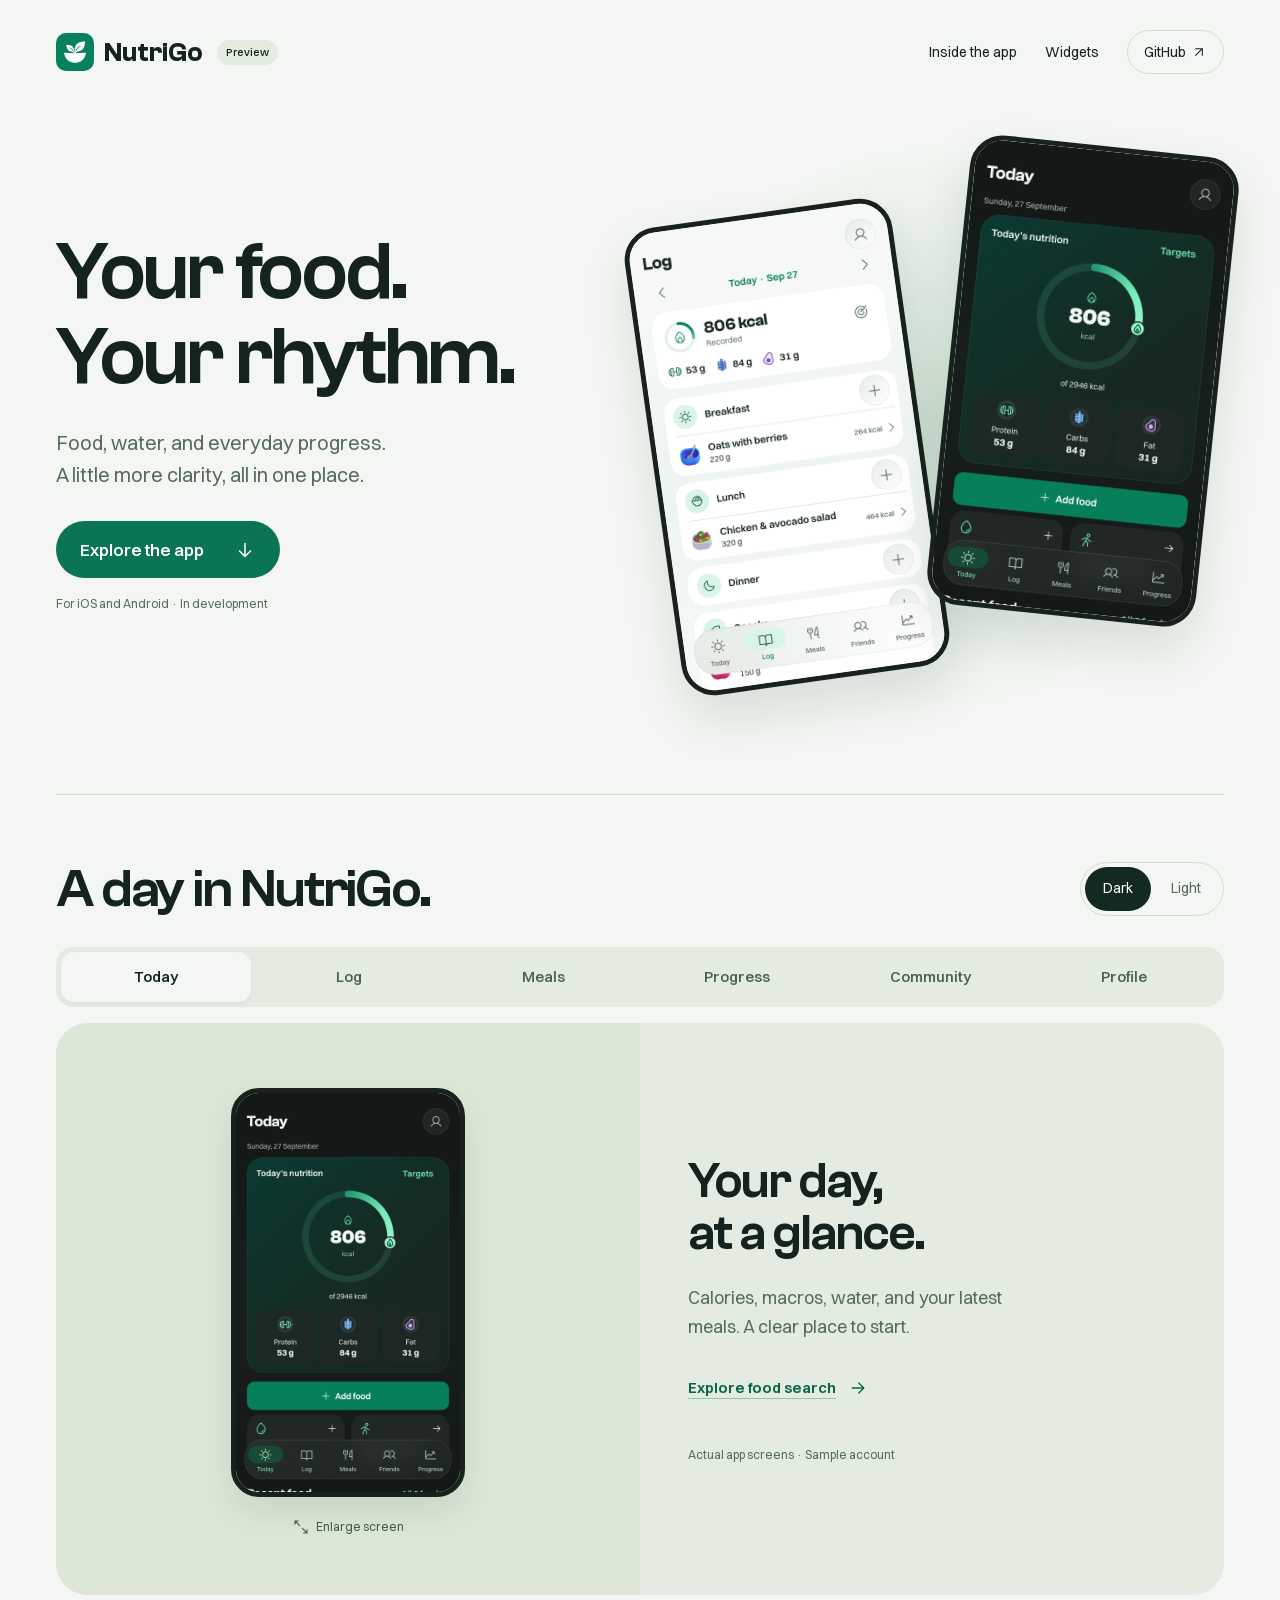
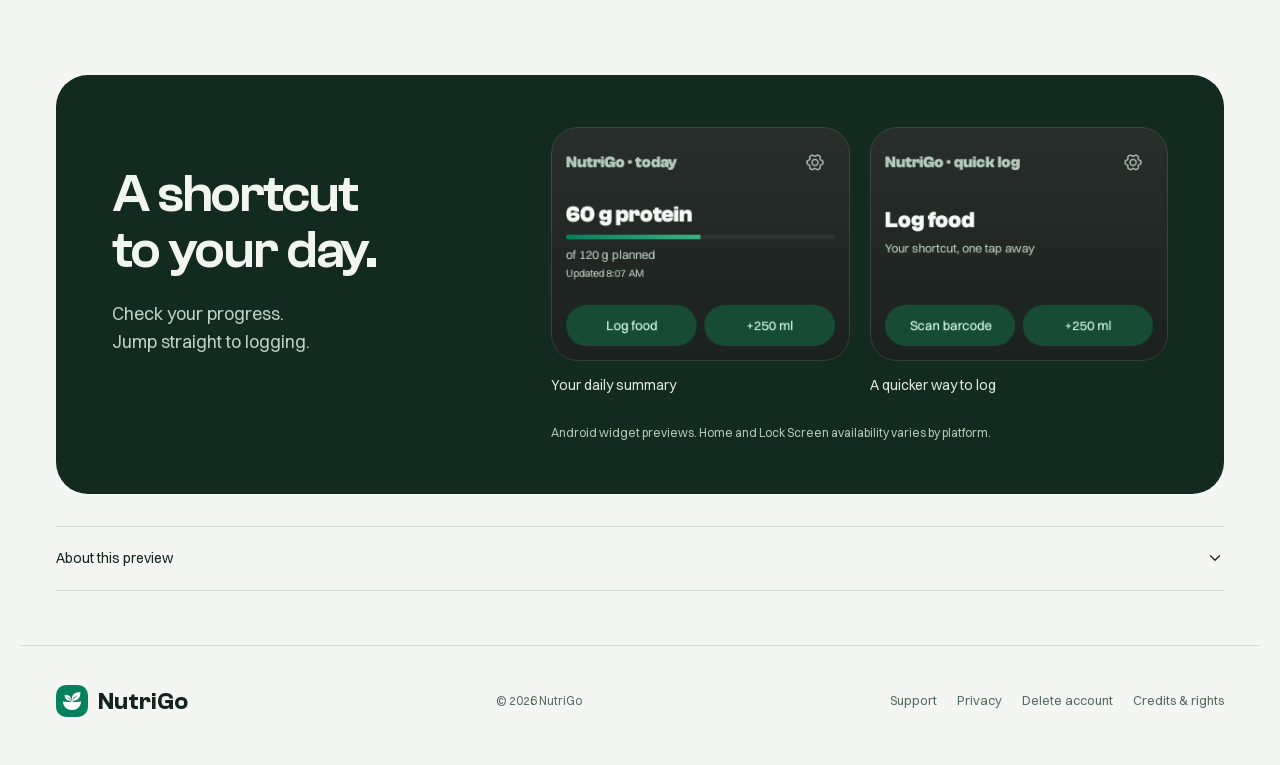
<file: index.html>
<!doctype html>
<html lang="en">
<head>
  <meta charset="utf-8">
  <meta name="viewport" content="width=device-width, initial-scale=1">
  <meta name="theme-color" content="#f3f6f2">
  <meta name="description" content="Meet NutriGo. Food logging, meal ideas and everyday progress, with room to build your own routine.">
  <title>NutriGo — Your food. Your rhythm.</title>
  <link rel="icon" href="assets/app-icon.png">
  <link rel="stylesheet" href="style.css?v=20260927-5">
  <link rel="stylesheet" href="support.css?v=20260927-1">
  <script src="script.js?v=20260927-5" defer></script>
</head>
<body>
  <a class="skip" href="#screens">Skip to app screens</a>
  <header class="site-header">
    <a class="brand" href="#" aria-label="NutriGo home">
      <img src="assets/app-icon.png" alt="" width="38" height="38">NutriGo
      <span class="badge">Preview</span>
    </a>
    <nav aria-label="Main navigation">
      <a href="#screens">Inside the app</a>
      <a href="#widgets">Widgets</a>
      <a class="repo" href="https://github.com/yeegz/nutrigo-showcase">GitHub <svg viewBox="0 0 24 24" aria-hidden="true"><path d="M7 17 17 7M7 7h10v10"/></svg></a>
    </nav>
  </header>

  <main>
    <section class="hero" aria-labelledby="hero-title">
      <div class="hero-copy">
        <h1 id="hero-title">Your food.<br>Your rhythm.</h1>
        <p class="intro">Food, water, and everyday progress.<br>A little more clarity, all in one place.</p>
        <a class="button" href="#screens">Explore the app <svg viewBox="0 0 24 24" aria-hidden="true"><path d="M12 5v14m-6-6 6 6 6-6"/></svg></a>
        <p class="caption">For iOS and Android · In development</p>
      </div>
      <div class="hero-art">
        <img class="phone behind" src="screenshots/log-light.png?v=20260927" width="1080" height="1920" alt="NutriGo Log in light mode, showing meals and nutrition">
        <img class="phone front" src="screenshots/today-dark.png?v=20260927" width="1080" height="1920" alt="NutriGo Today in dark mode, showing calorie progress, macros and water" fetchpriority="high">
      </div>
    </section>

    <section id="screens" class="screens" aria-labelledby="screens-title">
      <div class="section-heading">
        <h2 id="screens-title">A day in NutriGo.</h2>
        <div class="appearance" role="group" aria-label="Screenshot appearance" hidden>
          <button type="button" data-theme="dark" aria-pressed="true">Dark</button>
          <button type="button" data-theme="light" aria-pressed="false">Light</button>
        </div>
      </div>
      <div class="screen-tabs" role="tablist" aria-label="App screens" hidden>
        <button type="button" id="tab-today" role="tab" aria-controls="screen-panel" aria-selected="true" data-screen="today">Today</button>
        <button type="button" id="tab-log" role="tab" aria-controls="screen-panel" aria-selected="false" tabindex="-1" data-screen="log">Log</button>
        <button type="button" id="tab-meals" role="tab" aria-controls="screen-panel" aria-selected="false" tabindex="-1" data-screen="meals">Meals</button>
        <button type="button" id="tab-progress" role="tab" aria-controls="screen-panel" aria-selected="false" tabindex="-1" data-screen="progress">Progress</button>
        <button type="button" id="tab-community" role="tab" aria-controls="screen-panel" aria-selected="false" tabindex="-1" data-screen="community">Community</button>
        <button type="button" id="tab-profile" role="tab" aria-controls="screen-panel" aria-selected="false" tabindex="-1" data-screen="profile">Profile</button>
      </div>
      <div id="screen-panel" class="screen-panel">
        <div class="screen-stage">
          <a class="screen-preview" href="screenshots/today-dark.png?v=20260927" aria-label="Enlarge Today screenshot">
            <img id="screen-image" class="phone" src="screenshots/today-dark.png?v=20260927" width="1080" height="1920" loading="lazy" alt="Today overview with a calorie ring, macros, water and recent meals">
            <span class="enlarge"><svg viewBox="0 0 24 24" aria-hidden="true"><path d="M8 3H3v5m0-5 7 7m6 11h5v-5m0 5-7-7"/></svg>Enlarge screen</span>
          </a>
        </div>
        <div class="screen-copy">
          <h3 id="screen-title">Your day, <br>at a glance.</h3>
          <p id="screen-description">Calories, macros, water, and your latest meals. A clear place to start.</p>
          <a id="screen-detail" class="text-link" href="screenshots/food-search-dark.png?v=20260927" data-title="Food search">Explore food search <svg viewBox="0 0 24 24" aria-hidden="true"><path d="M5 12h14m-6-6 6 6-6 6"/></svg></a>
          <p class="screen-caption">Actual app screens · Sample account</p>
        </div>
      </div>
      <p id="screen-status" class="sr-only" role="status" aria-live="polite"></p>
    </section>

    <section id="widgets" class="widgets-section" aria-labelledby="widgets-title">
      <div class="widget-heading">
        <h2 id="widgets-title">A shortcut<br>to your day.</h2>
        <p>Check your progress. <br>Jump straight to logging.</p>
      </div>
      <div class="widget-gallery">
        <figure>
          <a class="widget-preview" href="screenshots/widgets/summary.png?v=20260927" data-title="Daily summary widget" aria-label="Enlarge daily summary widget">
            <img src="screenshots/widgets/summary.png?v=20260927" width="320" height="250" loading="lazy" alt="Daily summary widget with nutrition progress and a quick water action">
          </a>
          <figcaption>Your daily summary</figcaption>
        </figure>
        <figure>
          <a class="widget-preview" href="screenshots/widgets/quick.png?v=20260927" data-title="Quick logging widget" aria-label="Enlarge quick logging widget">
            <img src="screenshots/widgets/quick.png?v=20260927" width="320" height="250" loading="lazy" alt="Quick logging widget with food, barcode and water shortcuts">
          </a>
          <figcaption>A quicker way to log</figcaption>
        </figure>
      </div>
      <p class="widget-caption">Android widget previews. Home and Lock Screen availability varies by platform.</p>
    </section>

    <details class="preview-note">
      <summary>About this preview <svg viewBox="0 0 24 24" aria-hidden="true"><path d="m6 9 6 6 6-6"/></svg></summary>
      <div>
        <p>NutriGo is in development, not yet a store release. The screens above are real Android emulator captures with a synthetic account. Widget images are native Android test renders; physical Home and Lock Screen checks are still pending.</p>
        <p>Production sign-in, physical-device health sync, push delivery, and wider restaurant coverage still need release validation. Food search uses USDA, and published recipes come from MedlinePlus.</p>
        <a href="SCREENSHOTS.md">Screenshot sources and iOS capture details</a>
      </div>
    </details>
  </main>

  <footer>
    <a class="brand" href="#" aria-label="NutriGo home"><img src="assets/app-icon.png" width="32" height="32" alt="">NutriGo</a>
    <p>© 2026 NutriGo</p>
    <div class="footer-links"><a href="support.html">Support</a><a href="privacy.html">Privacy</a><a href="delete-account.html">Delete account</a><a href="LICENSE.md">Credits & rights</a></div>
  </footer>

  <dialog id="screen-dialog" aria-labelledby="dialog-title" aria-describedby="dialog-caption">
    <div class="dialog-header">
      <h2 id="dialog-title">Today</h2>
      <button type="button" class="close-dialog" aria-label="Close screenshot" autofocus><svg viewBox="0 0 24 24" aria-hidden="true"><path d="m6 6 12 12M18 6 6 18"/></svg></button>
    </div>
    <div class="dialog-body"><img id="dialog-image" alt=""></div>
    <p id="dialog-caption">Actual app screen with sample data.</p>
  </dialog>
</body>
</html>
</file>
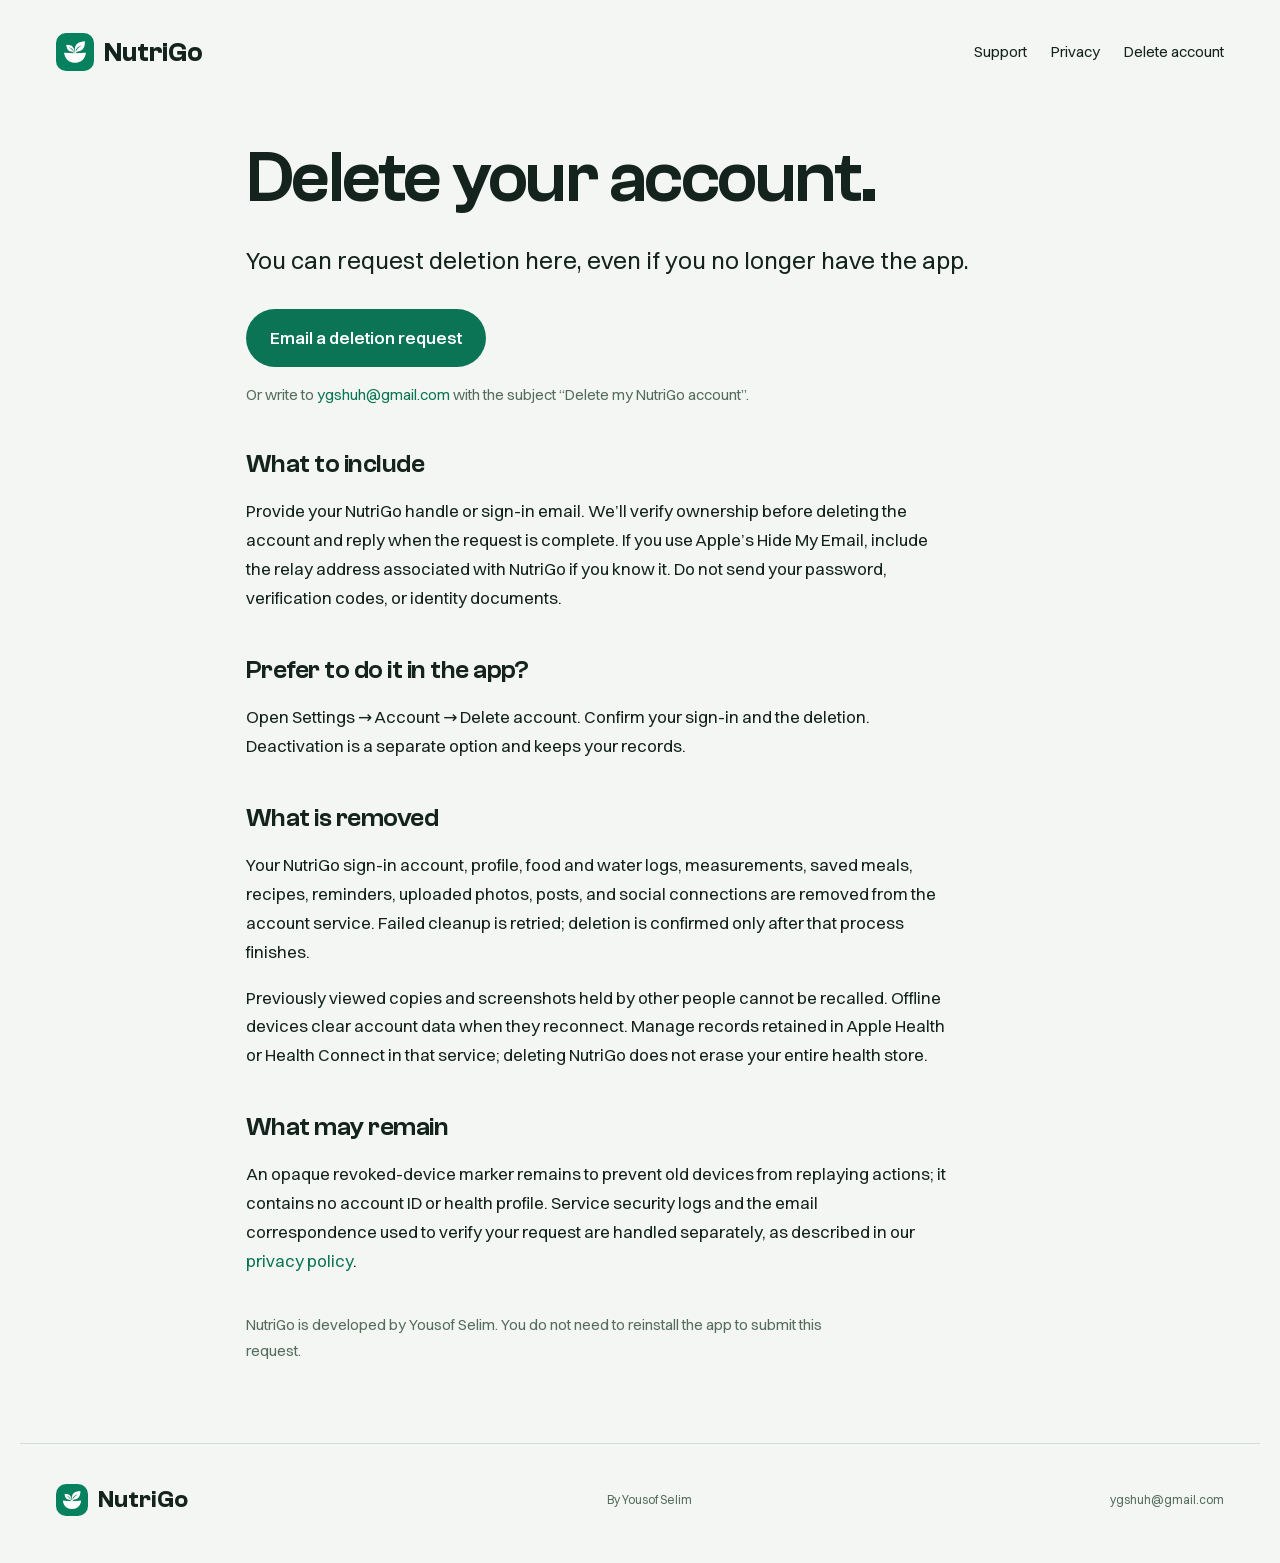
<file: delete-account.html>
<!doctype html>
<html lang="en"><head><meta charset="utf-8"><meta name="viewport" content="width=device-width, initial-scale=1"><meta name="theme-color" content="#f3f6f2"><meta name="description" content="Request deletion of your NutriGo account and associated data without reinstalling the app."><title>Delete your account. — NutriGo</title><link rel="icon" href="assets/app-icon.png"><link rel="stylesheet" href="style.css?v=20260927-6"><link rel="stylesheet" href="support.css?v=20260927-1"></head>
<body class="help-page"><a class="skip" href="#content">Skip to content</a><header class="site-header"><a class="brand" href="index.html" aria-label="NutriGo home"><img src="assets/app-icon.png" alt="" width="38" height="38">NutriGo</a><nav class="legal-nav" aria-label="Help navigation"><a href="support.html">Support</a><a href="privacy.html">Privacy</a><a href="delete-account.html">Delete account</a></nav></header><main id="content" class="help-content"><h1>Delete your account.</h1>
<p class="help-intro">You can request deletion here, even if you no longer have the app.</p>
<a class="button" href="mailto:ygshuh@gmail.com?subject=Delete%20my%20NutriGo%20account&amp;body=I%20would%20like%20to%20delete%20my%20NutriGo%20account%20and%20associated%20data.%0A%0AMy%20NutriGo%20sign-in%20email%20or%20handle%3A%20">Email a deletion request</a>
<p class="contact-address">Or write to <a href="mailto:ygshuh@gmail.com">ygshuh@gmail.com</a> with the subject “Delete my NutriGo account”.</p>
<section><h2>What to include</h2><p>Provide your NutriGo handle or sign-in email. We’ll verify ownership before deleting the account and reply when the request is complete. If you use Apple’s Hide My Email, include the relay address associated with NutriGo if you know it. Do not send your password, verification codes, or identity documents.</p></section>
<section><h2>Prefer to do it in the app?</h2><p>Open Settings → Account → Delete account. Confirm your sign-in and the deletion. Deactivation is a separate option and keeps your records.</p></section>
<section><h2>What is removed</h2><p>Your NutriGo sign-in account, profile, food and water logs, measurements, saved meals, recipes, reminders, uploaded photos, posts, and social connections are removed from the account service. Failed cleanup is retried; deletion is confirmed only after that process finishes.</p><p>Previously viewed copies and screenshots held by other people cannot be recalled. Offline devices clear account data when they reconnect. Manage records retained in Apple Health or Health Connect in that service; deleting NutriGo does not erase your entire health store.</p></section>
<section><h2>What may remain</h2><p>An opaque revoked-device marker remains to prevent old devices from replaying actions; it contains no account ID or health profile. Service security logs and the email correspondence used to verify your request are handled separately, as described in our <a href="privacy.html#retention">privacy policy</a>.</p></section>
<p class="help-note">NutriGo is developed by Yousof Selim. You do not need to reinstall the app to submit this request.</p></main><footer><a class="brand" href="index.html"><img src="assets/app-icon.png" width="32" height="32" alt="">NutriGo</a><p>By Yousof Selim</p><a href="mailto:ygshuh@gmail.com">ygshuh@gmail.com</a></footer></body></html>
</file>
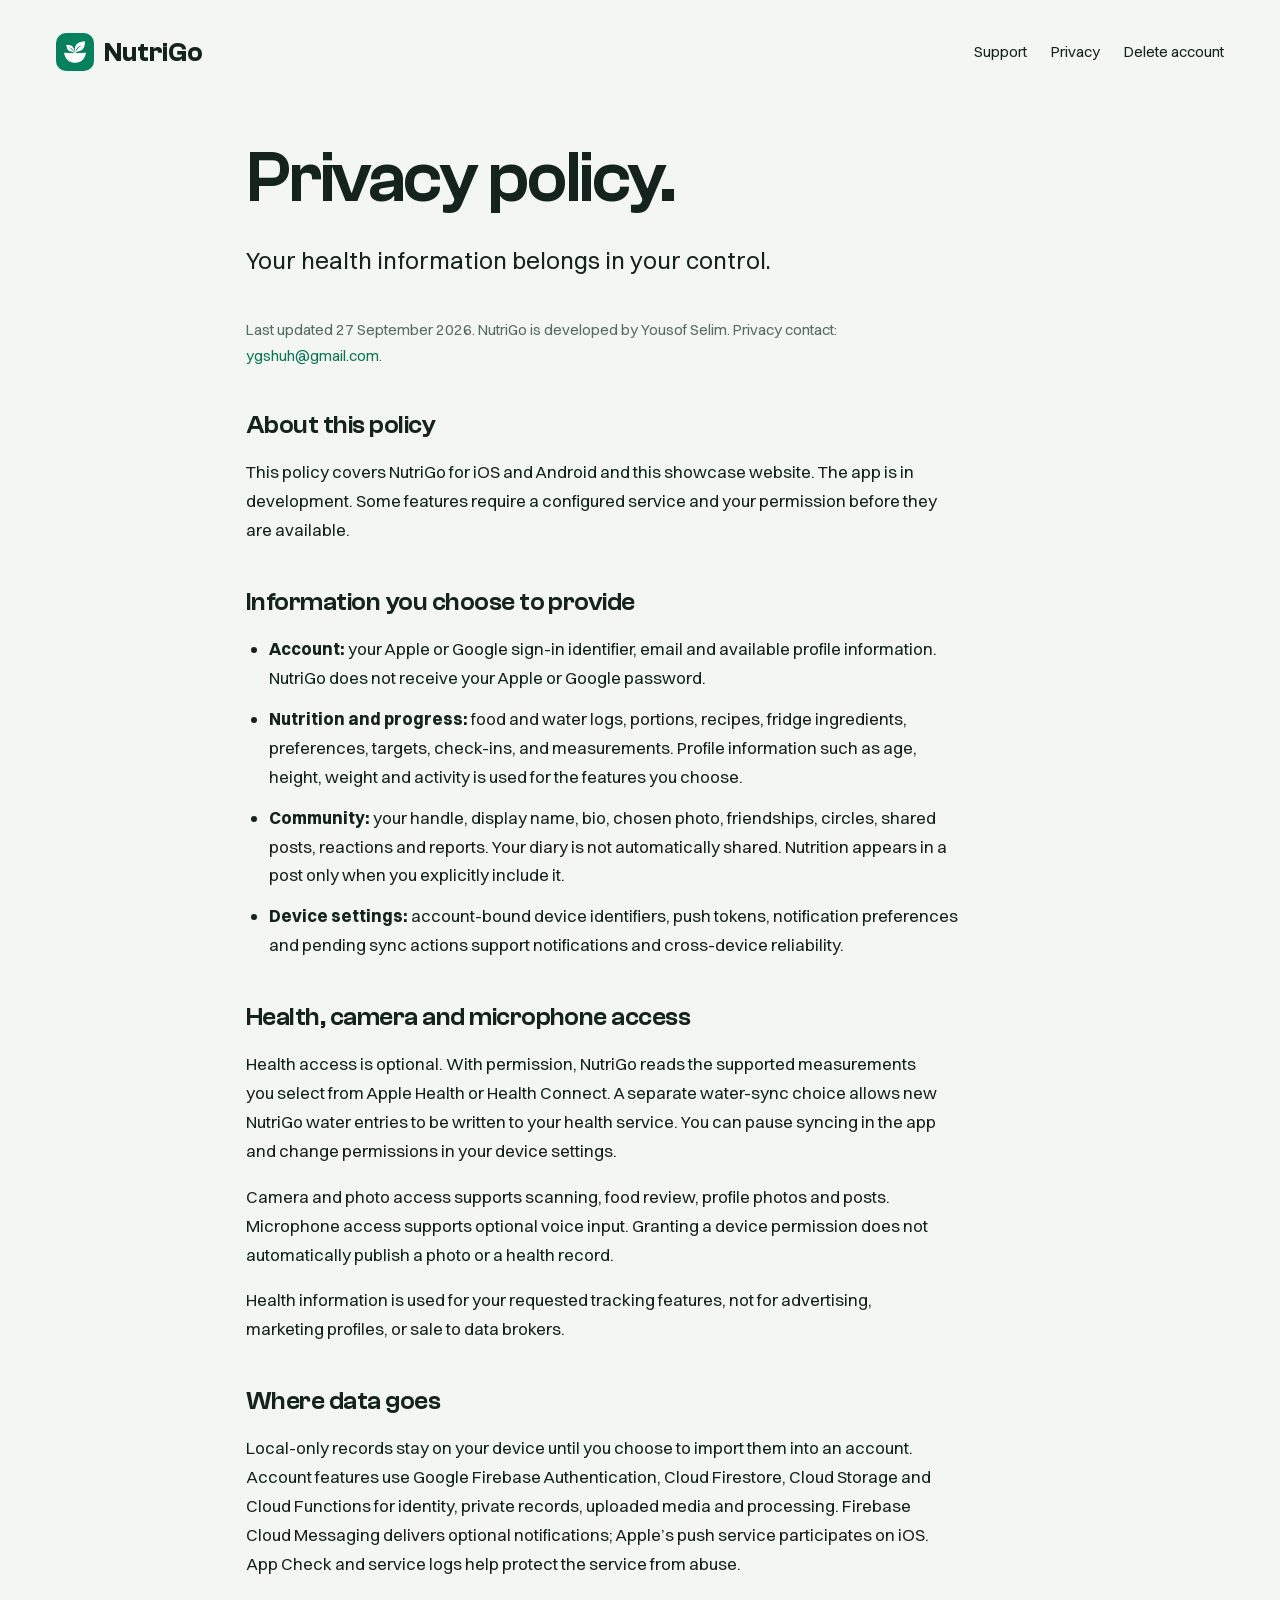
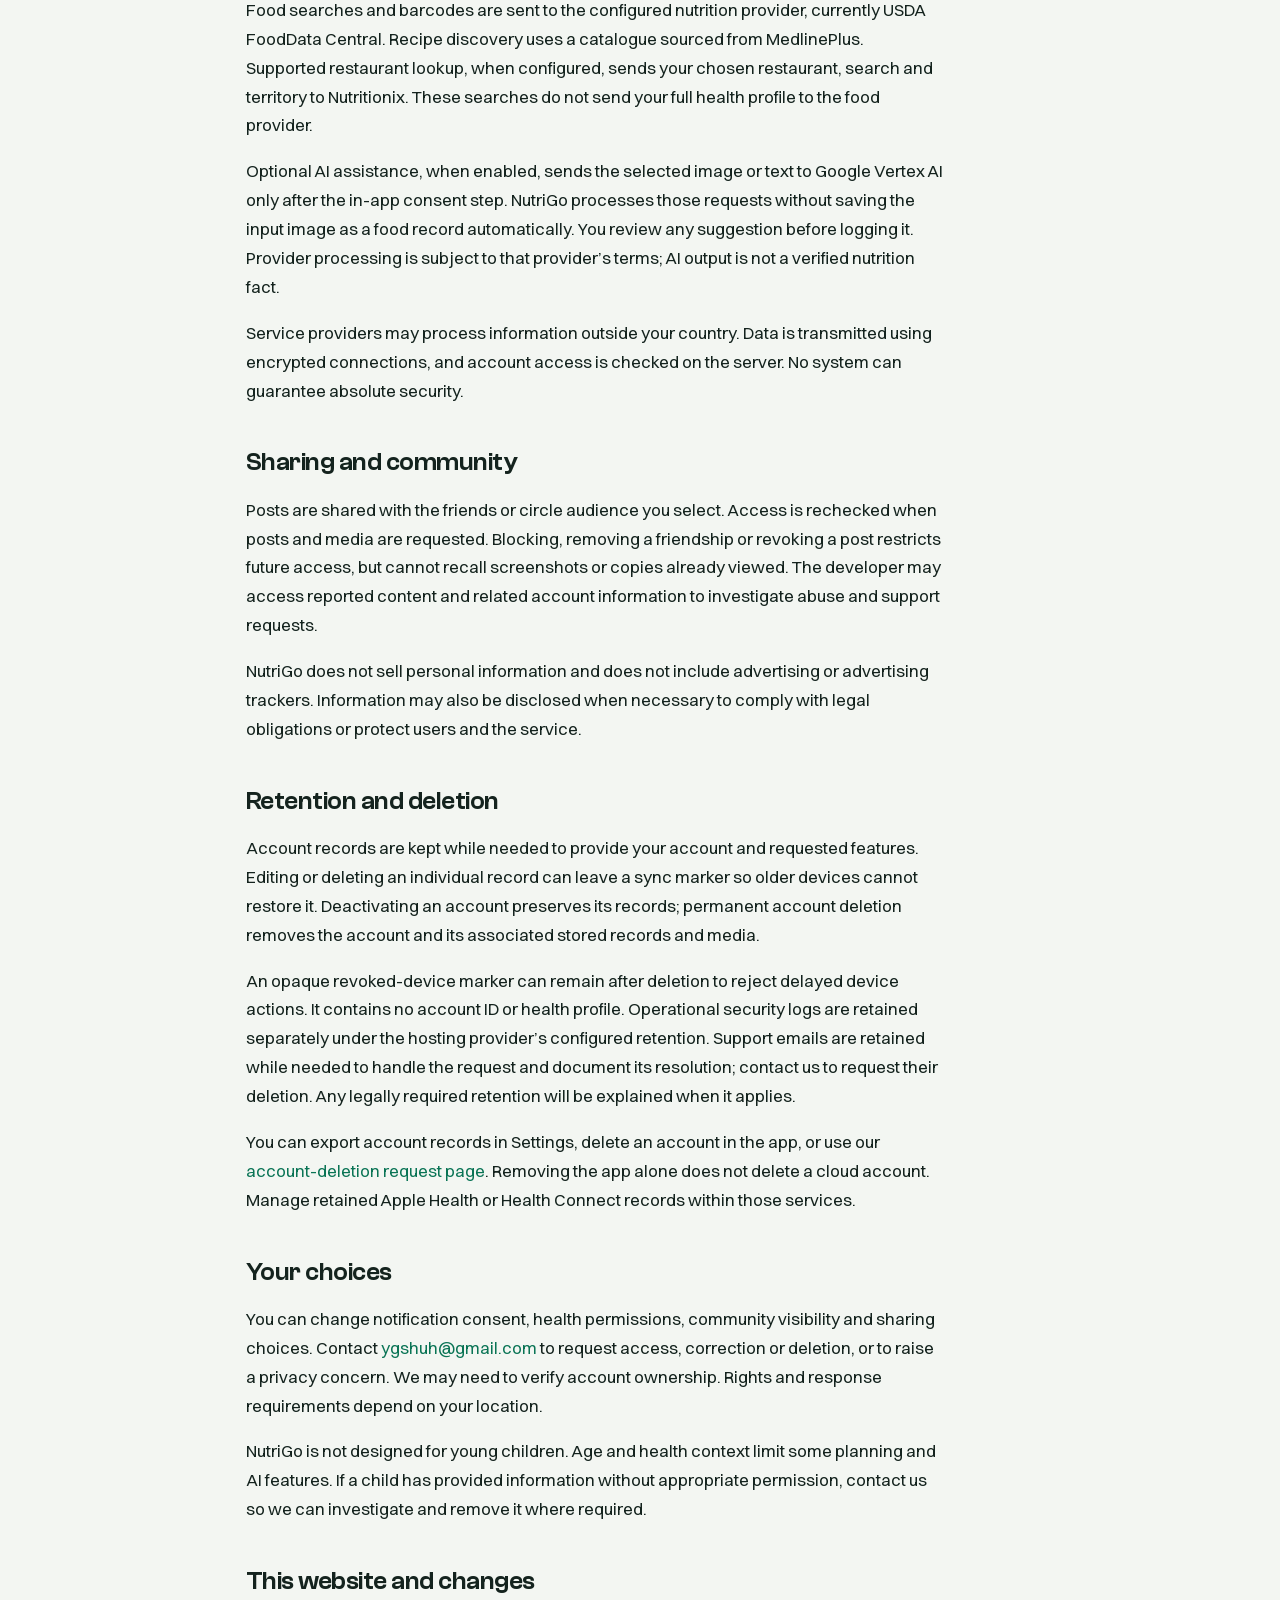
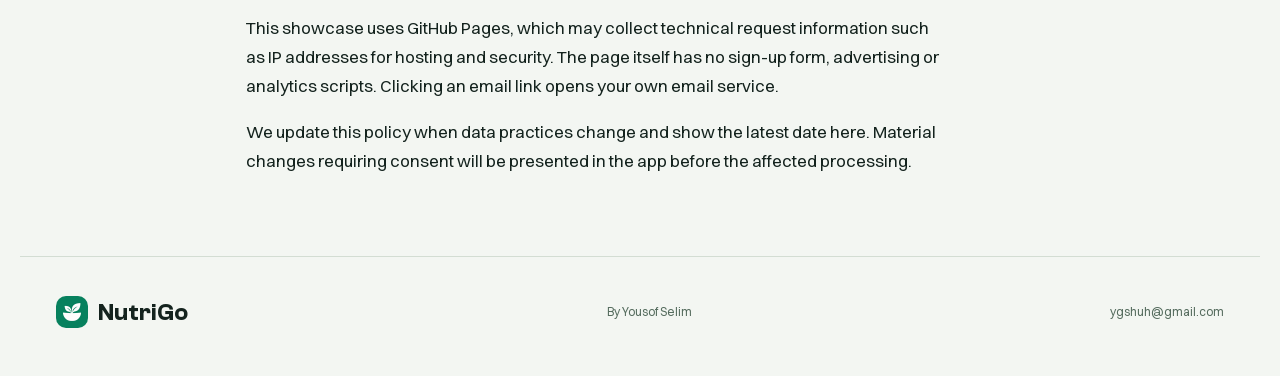
<file: privacy.html>
<!doctype html>
<html lang="en"><head><meta charset="utf-8"><meta name="viewport" content="width=device-width, initial-scale=1"><meta name="theme-color" content="#f3f6f2"><meta name="description" content="How NutriGo and developer Yousof Selim handle account, nutrition, health, and community data."><title>Privacy policy. — NutriGo</title><link rel="icon" href="assets/app-icon.png"><link rel="stylesheet" href="style.css?v=20260927-6"><link rel="stylesheet" href="support.css?v=20260927-1"></head>
<body class="help-page"><a class="skip" href="#content">Skip to content</a><header class="site-header"><a class="brand" href="index.html" aria-label="NutriGo home"><img src="assets/app-icon.png" alt="" width="38" height="38">NutriGo</a><nav class="legal-nav" aria-label="Help navigation"><a href="support.html">Support</a><a href="privacy.html">Privacy</a><a href="delete-account.html">Delete account</a></nav></header><main id="content" class="help-content"><h1>Privacy policy.</h1>
<p class="help-intro">Your health information belongs in your control.</p><p class="help-note">Last updated 27 September 2026. NutriGo is developed by Yousof Selim. Privacy contact: <a href="mailto:ygshuh@gmail.com">ygshuh@gmail.com</a>.</p>
<section><h2>About this policy</h2><p>This policy covers NutriGo for iOS and Android and this showcase website. The app is in development. Some features require a configured service and your permission before they are available.</p></section>
<section><h2>Information you choose to provide</h2><ul><li><strong>Account:</strong> your Apple or Google sign-in identifier, email and available profile information. NutriGo does not receive your Apple or Google password.</li><li><strong>Nutrition and progress:</strong> food and water logs, portions, recipes, fridge ingredients, preferences, targets, check-ins, and measurements. Profile information such as age, height, weight and activity is used for the features you choose.</li><li><strong>Community:</strong> your handle, display name, bio, chosen photo, friendships, circles, shared posts, reactions and reports. Your diary is not automatically shared. Nutrition appears in a post only when you explicitly include it.</li><li><strong>Device settings:</strong> account-bound device identifiers, push tokens, notification preferences and pending sync actions support notifications and cross-device reliability.</li></ul></section>
<section><h2>Health, camera and microphone access</h2><p>Health access is optional. With permission, NutriGo reads the supported measurements you select from Apple Health or Health Connect. A separate water-sync choice allows new NutriGo water entries to be written to your health service. You can pause syncing in the app and change permissions in your device settings.</p><p>Camera and photo access supports scanning, food review, profile photos and posts. Microphone access supports optional voice input. Granting a device permission does not automatically publish a photo or a health record.</p><p>Health information is used for your requested tracking features, not for advertising, marketing profiles, or sale to data brokers.</p></section>
<section><h2>Where data goes</h2><p>Local-only records stay on your device until you choose to import them into an account. Account features use Google Firebase Authentication, Cloud Firestore, Cloud Storage and Cloud Functions for identity, private records, uploaded media and processing. Firebase Cloud Messaging delivers optional notifications; Apple’s push service participates on iOS. App Check and service logs help protect the service from abuse.</p><p>Food searches and barcodes are sent to the configured nutrition provider, currently USDA FoodData Central. Recipe discovery uses a catalogue sourced from MedlinePlus. Supported restaurant lookup, when configured, sends your chosen restaurant, search and territory to Nutritionix. These searches do not send your full health profile to the food provider.</p><p>Optional AI assistance, when enabled, sends the selected image or text to Google Vertex AI only after the in-app consent step. NutriGo processes those requests without saving the input image as a food record automatically. You review any suggestion before logging it. Provider processing is subject to that provider’s terms; AI output is not a verified nutrition fact.</p><p>Service providers may process information outside your country. Data is transmitted using encrypted connections, and account access is checked on the server. No system can guarantee absolute security.</p></section>
<section><h2>Sharing and community</h2><p>Posts are shared with the friends or circle audience you select. Access is rechecked when posts and media are requested. Blocking, removing a friendship or revoking a post restricts future access, but cannot recall screenshots or copies already viewed. The developer may access reported content and related account information to investigate abuse and support requests.</p><p>NutriGo does not sell personal information and does not include advertising or advertising trackers. Information may also be disclosed when necessary to comply with legal obligations or protect users and the service.</p></section>
<section id="retention"><h2>Retention and deletion</h2><p>Account records are kept while needed to provide your account and requested features. Editing or deleting an individual record can leave a sync marker so older devices cannot restore it. Deactivating an account preserves its records; permanent account deletion removes the account and its associated stored records and media.</p><p>An opaque revoked-device marker can remain after deletion to reject delayed device actions. It contains no account ID or health profile. Operational security logs are retained separately under the hosting provider’s configured retention. Support emails are retained while needed to handle the request and document its resolution; contact us to request their deletion. Any legally required retention will be explained when it applies.</p><p>You can export account records in Settings, delete an account in the app, or use our <a href="delete-account.html">account-deletion request page</a>. Removing the app alone does not delete a cloud account. Manage retained Apple Health or Health Connect records within those services.</p></section>
<section><h2>Your choices</h2><p>You can change notification consent, health permissions, community visibility and sharing choices. Contact <a href="mailto:ygshuh@gmail.com">ygshuh@gmail.com</a> to request access, correction or deletion, or to raise a privacy concern. We may need to verify account ownership. Rights and response requirements depend on your location.</p><p>NutriGo is not designed for young children. Age and health context limit some planning and AI features. If a child has provided information without appropriate permission, contact us so we can investigate and remove it where required.</p></section>
<section><h2>This website and changes</h2><p>This showcase uses GitHub Pages, which may collect technical request information such as IP addresses for hosting and security. The page itself has no sign-up form, advertising or analytics scripts. Clicking an email link opens your own email service.</p><p>We update this policy when data practices change and show the latest date here. Material changes requiring consent will be presented in the app before the affected processing.</p></section></main><footer><a class="brand" href="index.html"><img src="assets/app-icon.png" width="32" height="32" alt="">NutriGo</a><p>By Yousof Selim</p><a href="mailto:ygshuh@gmail.com">ygshuh@gmail.com</a></footer></body></html>
</file>
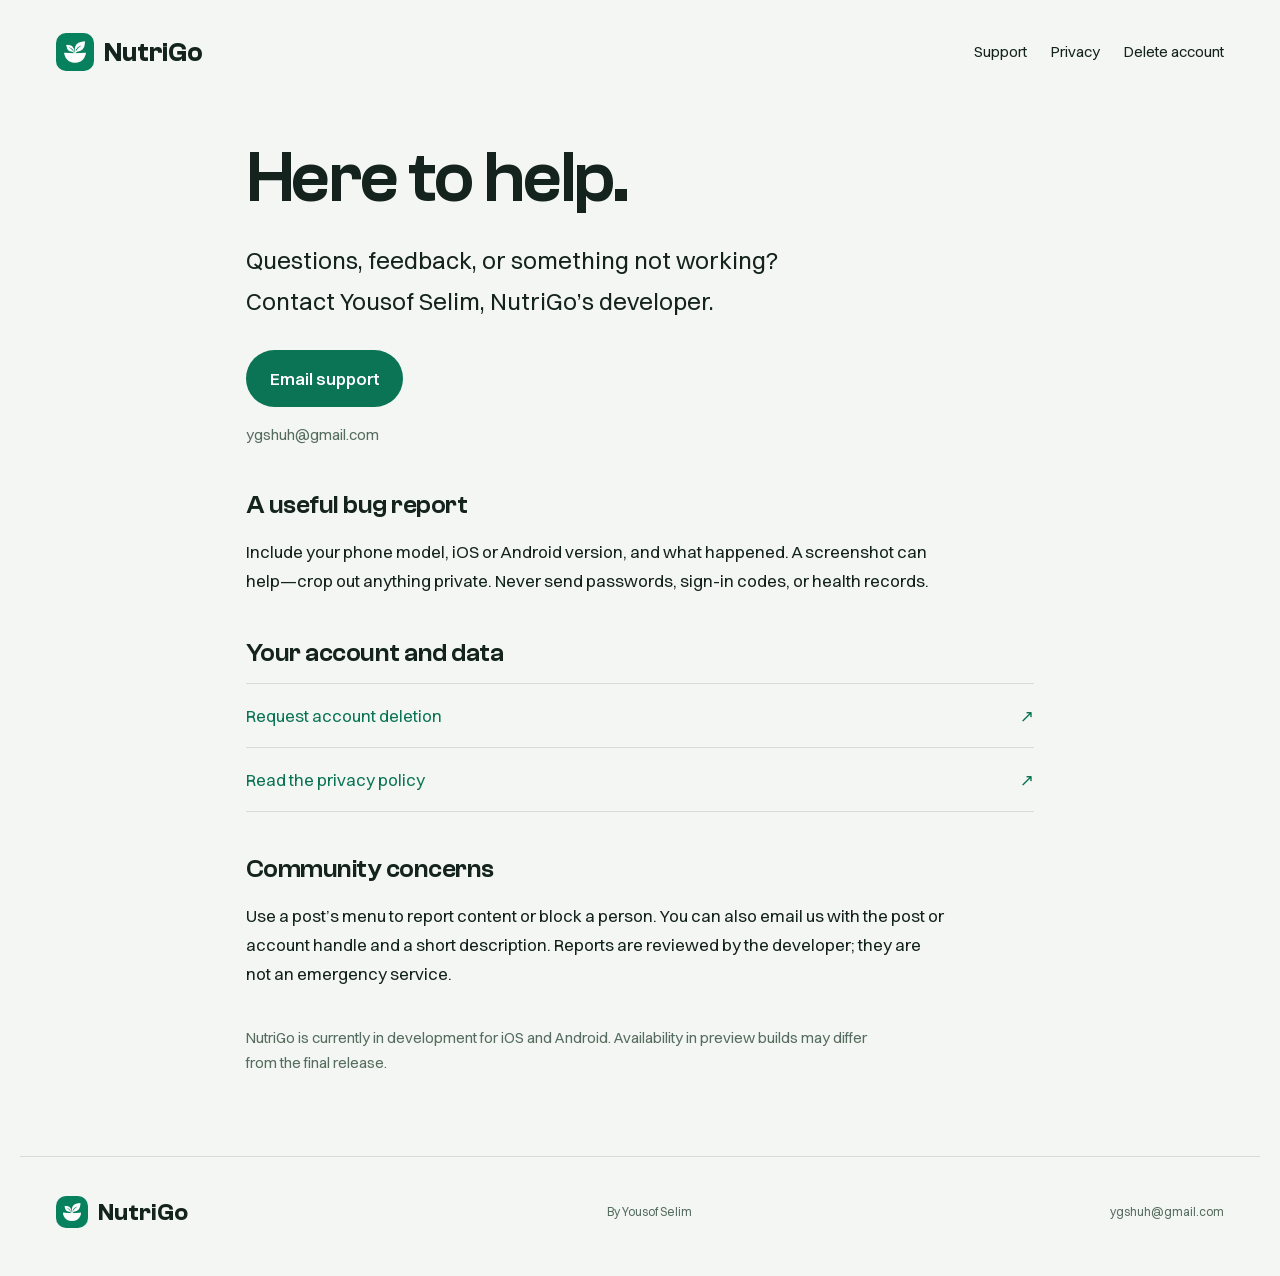
<file: support.html>
<!doctype html>
<html lang="en"><head><meta charset="utf-8"><meta name="viewport" content="width=device-width, initial-scale=1"><meta name="theme-color" content="#f3f6f2"><meta name="description" content="Support for NutriGo on iOS and Android. Contact developer Yousof Selim."><title>Here to help. — NutriGo</title><link rel="icon" href="assets/app-icon.png"><link rel="stylesheet" href="style.css?v=20260927-6"><link rel="stylesheet" href="support.css?v=20260927-1"></head>
<body class="help-page"><a class="skip" href="#content">Skip to content</a><header class="site-header"><a class="brand" href="index.html" aria-label="NutriGo home"><img src="assets/app-icon.png" alt="" width="38" height="38">NutriGo</a><nav class="legal-nav" aria-label="Help navigation"><a href="support.html">Support</a><a href="privacy.html">Privacy</a><a href="delete-account.html">Delete account</a></nav></header><main id="content" class="help-content"><h1>Here to help.</h1>
<p class="help-intro">Questions, feedback, or something not working?<br>Contact Yousof Selim, NutriGo’s developer.</p>
<a class="button" href="mailto:ygshuh@gmail.com?subject=NutriGo%20support">Email support</a><p class="contact-address">ygshuh@gmail.com</p>
<section><h2>A useful bug report</h2><p>Include your phone model, iOS or Android version, and what happened. A screenshot can help—crop out anything private. Never send passwords, sign-in codes, or health records.</p></section>
<section><h2>Your account and data</h2><div class="help-links"><a href="delete-account.html"><span>Request account deletion</span><span aria-hidden="true">↗</span></a><a href="privacy.html"><span>Read the privacy policy</span><span aria-hidden="true">↗</span></a></div></section>
<section><h2>Community concerns</h2><p>Use a post’s menu to report content or block a person. You can also email us with the post or account handle and a short description. Reports are reviewed by the developer; they are not an emergency service.</p></section>
<p class="help-note">NutriGo is currently in development for iOS and Android. Availability in preview builds may differ from the final release.</p></main><footer><a class="brand" href="index.html"><img src="assets/app-icon.png" width="32" height="32" alt="">NutriGo</a><p>By Yousof Selim</p><a href="mailto:ygshuh@gmail.com">ygshuh@gmail.com</a></footer></body></html>
</file>
<file: style.css>
@font-face{font-family:Switzer;src:url('assets/fonts/Switzer-Variable.ttf') format('truetype');font-weight:100 900;font-display:swap}
@font-face{font-family:Clash;src:url('assets/fonts/ClashGrotesk-Variable.ttf') format('truetype');font-weight:200 700;font-display:swap}
:root{--paper:#f3f6f2;--ink:#14231e;--muted:#556c5e;--green:#0a7455;--line:#d3ddd3;--sage:#e4ece1;--deep:#132a20}
*{box-sizing:border-box}
[hidden]{display:none!important}
html{scroll-behavior:smooth;scroll-padding-top:32px}
body{margin:0;background:var(--paper);color:var(--ink);font:17px/1.5 Switzer,system-ui,sans-serif}
body.dialog-open{overflow:hidden}
a{color:inherit;text-decoration:none}
button{font:inherit;cursor:pointer}
img{max-width:100%;height:auto;display:block}
svg{width:22px;height:22px;fill:none;stroke:currentColor;stroke-width:1.6;stroke-linecap:round;stroke-linejoin:round;flex-shrink:0}
h1,h2,h3{font-family:Clash,system-ui,sans-serif;letter-spacing:-.04em;line-height:1.04;margin:0;font-weight:550}
header,main,footer{max-width:1240px;margin:auto;padding-left:36px;padding-right:36px}
.site-header{min-height:104px;display:flex;align-items:center;justify-content:space-between;gap:24px}
.brand{display:inline-flex;gap:10px;align-items:center;font:600 27px Clash,system-ui,sans-serif;white-space:nowrap}
.brand img{border-radius:10px}
.badge{font:500 11px Switzer,system-ui,sans-serif;background:var(--sage);border-radius:20px;padding:5px 9px;margin-left:4px}
nav{display:flex;align-items:center;gap:28px;font-size:14px}
nav>a{display:inline-flex;align-items:center;min-height:44px}
nav .repo{border:1px solid var(--line);border-radius:24px;padding:10px 16px;gap:5px}
.repo svg{width:16px;height:16px}
.hero{min-height:690px;display:grid;grid-template-columns:1fr 1fr;align-items:center;gap:24px;padding:20px 0 64px}
h1{font-size:clamp(58px,6.4vw,88px)}
.intro{font-size:20px;line-height:1.6;color:var(--muted);margin:28px 0 30px;max-width:400px}
.button{display:inline-flex;align-items:center;gap:30px;background:var(--green);color:#fff;border-radius:32px;padding:16px 24px;font-weight:550;transition:background .15s ease}
.button:hover{background:#075a43}
.caption{font-size:12px;color:var(--muted);margin-top:17px}
.hero-art{position:relative;height:580px;isolation:isolate}
.hero-art:before{content:"";position:absolute;inset:0 -8px;border-radius:50%;background:radial-gradient(ellipse,#cfe3d4 0,transparent 68%);z-index:-1}
.phone{border:5px solid #17221d;box-shadow:0 24px 50px #0d27171c;border-radius:33px;width:260px;background:#17221d}
.hero .phone{position:absolute;width:270px}
.behind{top:74px;left:0;transform:rotate(-8deg)}
.front{right:6px;top:8px;transform:rotate(6deg)}
.screens{border-top:1px solid var(--line);padding:66px 0 80px}
.section-heading{display:flex;align-items:center;justify-content:space-between;gap:24px;margin-bottom:30px}
h2{font-size:clamp(38px,4.2vw,55px)}
.appearance{display:inline-flex;border:1px solid var(--line);border-radius:28px;padding:4px;gap:2px;flex-shrink:0}
.appearance button{min-height:44px;border:0;border-radius:22px;background:transparent;color:var(--muted);padding:9px 18px;font-size:14px}
.appearance [aria-pressed=true]{background:var(--deep);color:#fff}
.screen-tabs{display:grid;grid-template-columns:repeat(6,1fr);gap:4px;padding:5px;background:var(--sage);border-radius:18px;margin-bottom:16px}
.screen-tabs button{border:0;border-radius:13px;background:transparent;color:#4a6254;padding:14px 10px;min-height:50px;font-size:15px;font-weight:550;transition:background .15s ease,color .15s ease}
.screen-tabs [aria-selected=true]{background:var(--paper);color:var(--ink);box-shadow:0 2px 5px #14231e0a}
.screen-tabs button:hover:not([aria-selected=true]){background:#d7e3d3}
.screen-panel{display:grid;grid-template-columns:1fr 1fr;border-radius:32px;background:var(--sage);overflow:hidden;min-height:572px}
.screen-stage{display:grid;place-items:center;padding:36px 30px 24px;background:#dce7d8}
.screen-preview{display:flex;flex-direction:column;align-items:center;gap:14px;border-radius:30px;max-width:100%}
.screen-preview .phone{width:234px;box-shadow:0 15px 35px #17371f1a;border-radius:28px}
.enlarge{display:flex;align-items:center;gap:7px;color:#425c49;font-size:12px;min-height:32px}
.enlarge svg{width:16px;height:16px}
.screen-copy{align-self:center;padding:44px 48px}
.screen-copy h3{font-size:clamp(34px,4vw,50px);max-width:340px}
.screen-copy>p:not(.screen-caption){font-size:18px;line-height:1.65;color:var(--muted);max-width:330px;margin:24px 0}
.text-link{display:inline-flex;align-items:center;gap:12px;color:#096546;font-size:15px;font-weight:600;min-height:44px;text-decoration:underline;text-underline-offset:5px;text-decoration-color:#09654655}
.text-link svg{width:20px;height:20px}
.screen-caption{margin:36px 0 0;font-size:12px;color:#536c5a}
.widgets-section{display:grid;grid-template-columns:.8fr 1.2fr;gap:28px;background:var(--deep);color:#f0f5ed;border-radius:32px;padding:52px 56px;margin-bottom:32px}
.widget-heading{align-self:center}
.widget-heading>p{font-size:18px;line-height:1.6;color:#bdd0c1;margin:22px 0 0;max-width:320px}
.widget-gallery{display:grid;grid-template-columns:1fr 1fr;align-items:center;gap:20px}
.widget-gallery figure{margin:0;min-width:0}
.widget-preview{display:block;border-radius:24px}
.widget-gallery img{width:100%;border-radius:24px}
.widget-gallery figcaption{font-size:14px;margin-top:14px;color:#e0e9df}
.widget-caption{grid-column:2;font-size:12px;color:#b5c9ba;margin:0}
.preview-note{margin:0 0 54px;border-top:1px solid var(--line);border-bottom:1px solid var(--line);font-size:13px;color:var(--muted)}
.preview-note summary{display:flex;align-items:center;justify-content:space-between;gap:20px;cursor:pointer;list-style:none;padding:21px 0;font-size:14px;color:var(--ink)}
.preview-note summary::-webkit-details-marker{display:none}
.preview-note summary svg{width:18px;height:18px;transition:transform .15s ease}
.preview-note[open] summary svg{transform:rotate(180deg)}
.preview-note>div{max-width:850px;padding:0 0 24px;line-height:1.7}
.preview-note p{margin:0 0 12px}
.preview-note a{text-decoration:underline;text-underline-offset:3px;display:inline-block;padding:6px 0;color:#096546}
footer{display:flex;align-items:center;justify-content:space-between;gap:24px;min-height:120px;border-top:1px solid var(--line);padding-top:24px;padding-bottom:32px;font-size:12px;color:var(--muted)}
footer .brand{color:var(--ink);font-size:24px}
footer>a:last-child{padding:12px 0}
dialog{width:min(620px,calc(100% - 32px));max-height:calc(100dvh - 32px);padding:0;border:1px solid #ffffff22;border-radius:24px;background:#f3f6f2;color:var(--ink);box-shadow:0 28px 100px #0005;overflow:auto}
dialog::backdrop{background:#0c201bd9;backdrop-filter:blur(12px)}
.dialog-header{position:sticky;top:0;z-index:1;display:flex;align-items:center;justify-content:space-between;gap:24px;padding:16px 20px;background:var(--paper)}
.dialog-header h2{font:550 22px/1.25 Clash,system-ui,sans-serif;letter-spacing:-.02em}
.close-dialog{display:grid;place-items:center;flex-shrink:0;width:44px;height:44px;padding:0;background:var(--sage);border:0;border-radius:50%;color:var(--ink)}
.dialog-body{padding:8px 20px;display:flex;justify-content:center}
.dialog-body img{border-radius:18px;max-height:calc(100dvh - 195px);width:auto;max-width:100%;object-fit:contain}
#dialog-caption{margin:12px 20px 20px;color:var(--muted);font-size:12px;text-align:center}
.skip{position:absolute;left:10px;top:-80px;padding:12px;background:white;z-index:10}
.skip:focus{top:10px}
:focus-visible{outline:3px solid #0a7455;outline-offset:5px}
.widgets-section :focus-visible{outline-color:#9cdfb8}
.sr-only{position:absolute;width:1px;height:1px;padding:0;margin:-1px;overflow:hidden;clip:rect(0,0,0,0);white-space:nowrap;border:0}
@media(min-width:851px) and (max-width:1050px){.hero .phone{width:235px}.hero-art{height:520px}.hero{min-height:620px}.behind{left:-10px;top:75px}.front{right:0;top:25px}.screen-copy{padding:36px}}
@media(max-width:850px){nav{gap:18px}nav>a:not(.repo){display:none}.hero{grid-template-columns:1fr;padding-top:45px;gap:20px}.hero-copy{max-width:620px}.hero-art{max-width:500px;width:100%;margin:auto;height:570px}.screen-panel{grid-template-columns:.95fr 1fr}.screen-copy{padding:28px}.screen-copy h3{font-size:39px}.screen-copy>p:not(.screen-caption){font-size:16px}.screen-stage{padding:30px 22px 20px}.screen-tabs button{font-size:14px;padding-left:4px;padding-right:4px}.widgets-section{padding:40px 36px}.widget-heading>p{font-size:16px}}
@media(max-width:560px){header,main,footer{padding-left:22px;padding-right:22px}.site-header{min-height:84px;gap:12px}.brand{font-size:25px;gap:8px}.brand img{width:34px;height:34px}.badge{margin-left:0}nav .repo{font-size:12px;padding:8px 12px}.hero{padding:32px 0 26px;gap:20px}h1{font-size:clamp(49px,13.8vw,70px)}.intro{font-size:18px;line-height:1.6;margin:22px 0 24px}.hero-art{height:466px;max-width:358px;margin-top:14px}.hero .phone{width:210px;border-width:4px;border-radius:26px}.behind{left:0;top:63px;transform:rotate(-7deg)}.front{right:0;top:15px;transform:rotate(6deg)}.hero-art:before{inset:0}.button{padding:14px 22px}.caption{font-size:11px}.screens{padding:42px 0 48px}.section-heading{align-items:flex-start;flex-direction:column;gap:20px;margin-bottom:24px}h2{font-size:39px}.appearance{align-self:flex-start}.screen-tabs{grid-template-columns:repeat(3,1fr);gap:4px;border-radius:17px;margin-bottom:12px}.screen-tabs button{min-height:44px;padding:9px 5px;font-size:14px;border-radius:12px}.screen-panel{grid-template-columns:1fr;border-radius:24px;min-height:0}.screen-copy{grid-row:1;padding:30px 28px 24px}.screen-copy h3{font-size:34px;max-width:270px}.screen-copy h3 br{display:none}.screen-copy>p:not(.screen-caption){font-size:16px;line-height:1.6;margin:16px 0 10px;max-width:290px}.screen-caption{display:none}.text-link{font-size:14px}.screen-stage{padding:28px 24px 18px}.screen-preview .phone{width:225px;max-width:100%;border-width:4px;border-radius:27px}.screen-preview{gap:9px}.widgets-section{display:block;padding:32px 26px;border-radius:24px;margin-bottom:24px}.widget-heading>p{margin-top:18px}.widget-heading h2{font-size:37px}.widget-heading>p{font-size:16px}.widget-heading>p br{display:none}.widget-gallery{grid-template-columns:1fr;gap:25px;margin-top:30px}.widget-gallery img{border-radius:20px}.widget-gallery figcaption{margin-top:10px}.widget-caption{font-size:11px;line-height:1.6;margin-top:26px}.preview-note{margin-bottom:32px}.preview-note summary{font-size:13px}footer{gap:20px;flex-wrap:wrap;min-height:120px}footer p{order:3;width:100%;margin:0}dialog{width:calc(100% - 20px);max-height:calc(100dvh - 20px);border-radius:20px}.dialog-header{padding:12px 16px;gap:12px}.dialog-header h2{font-size:20px}.dialog-body{padding:4px 16px}.dialog-body img{max-height:calc(100dvh - 180px)}#dialog-caption{margin:12px 16px 16px;font-size:11px}}
@media(max-width:360px){header,main,footer{padding-left:18px;padding-right:18px}.site-header .badge{display:none}.hero .phone{width:188px}.hero-art{height:420px}.screen-copy{padding:26px 22px 20px}.screen-copy h3{font-size:31px}.screen-stage{padding-left:22px;padding-right:22px}.screen-preview .phone{width:212px}.widgets-section{padding:30px 22px}}
@media(prefers-reduced-motion:reduce){html{scroll-behavior:auto}*,*:before,*:after{transition:none!important}}
</file>
<file: support.css>
/* Support pages share the showcase's type and palette. */
.help-page .site-header{gap:24px;flex-wrap:wrap}
.help-page .legal-nav{display:flex;flex-wrap:wrap;gap:8px 24px}
.help-page .legal-nav a{display:inline-flex;min-height:44px;align-items:center;font-size:15px}
.help-content{max-width:860px;margin:36px auto 80px}
.help-content h1{font-size:clamp(42px,7vw,72px);letter-spacing:-.035em;line-height:1.06;margin:0 0 24px}
.help-intro{font-size:clamp(20px,3vw,24px);line-height:1.5;max-width:640px;margin:0 0 28px}
.help-content section{margin:42px 0 0;padding:0}
.help-content h2{font-size:26px;line-height:1.2;letter-spacing:-.02em;margin:0 0 14px}
.help-content p,.help-content li{max-width:70ch;line-height:1.7}
.help-content li{margin:12px 0}
.help-content ul{padding-left:23px}
.help-content a:not(.button){color:var(--green);text-underline-offset:4px;overflow-wrap:anywhere}
.help-note,.contact-address{color:var(--muted);font-size:15px;line-height:1.7}
.help-note{margin-top:36px}
.help-links{border-top:1px solid var(--line)}
.help-links a{display:flex;justify-content:space-between;gap:24px;align-items:center;min-height:64px;border-bottom:1px solid var(--line);text-decoration:none}
.help-content .button{white-space:normal;text-align:center;max-width:100%}
.help-page footer{flex-wrap:wrap;gap:20px}
.footer-links{display:flex;flex-wrap:wrap;gap:8px 20px;align-items:center}
footer .footer-links a{min-height:44px;display:inline-flex;align-items:center;font-size:13px}
@media(max-width:560px){.help-page .site-header{padding-top:20px;padding-bottom:12px;gap:12px}.help-page .legal-nav{width:100%;gap:8px 22px}.help-page .legal-nav a{font-size:14px}.help-content{margin-top:30px;margin-bottom:52px}.help-content section{margin-top:32px}.help-content h2{font-size:25px}.help-content .button{font-size:16px}.help-page footer p{order:initial;width:auto}.help-page footer>a:last-child{font-size:14px}}
</file>
